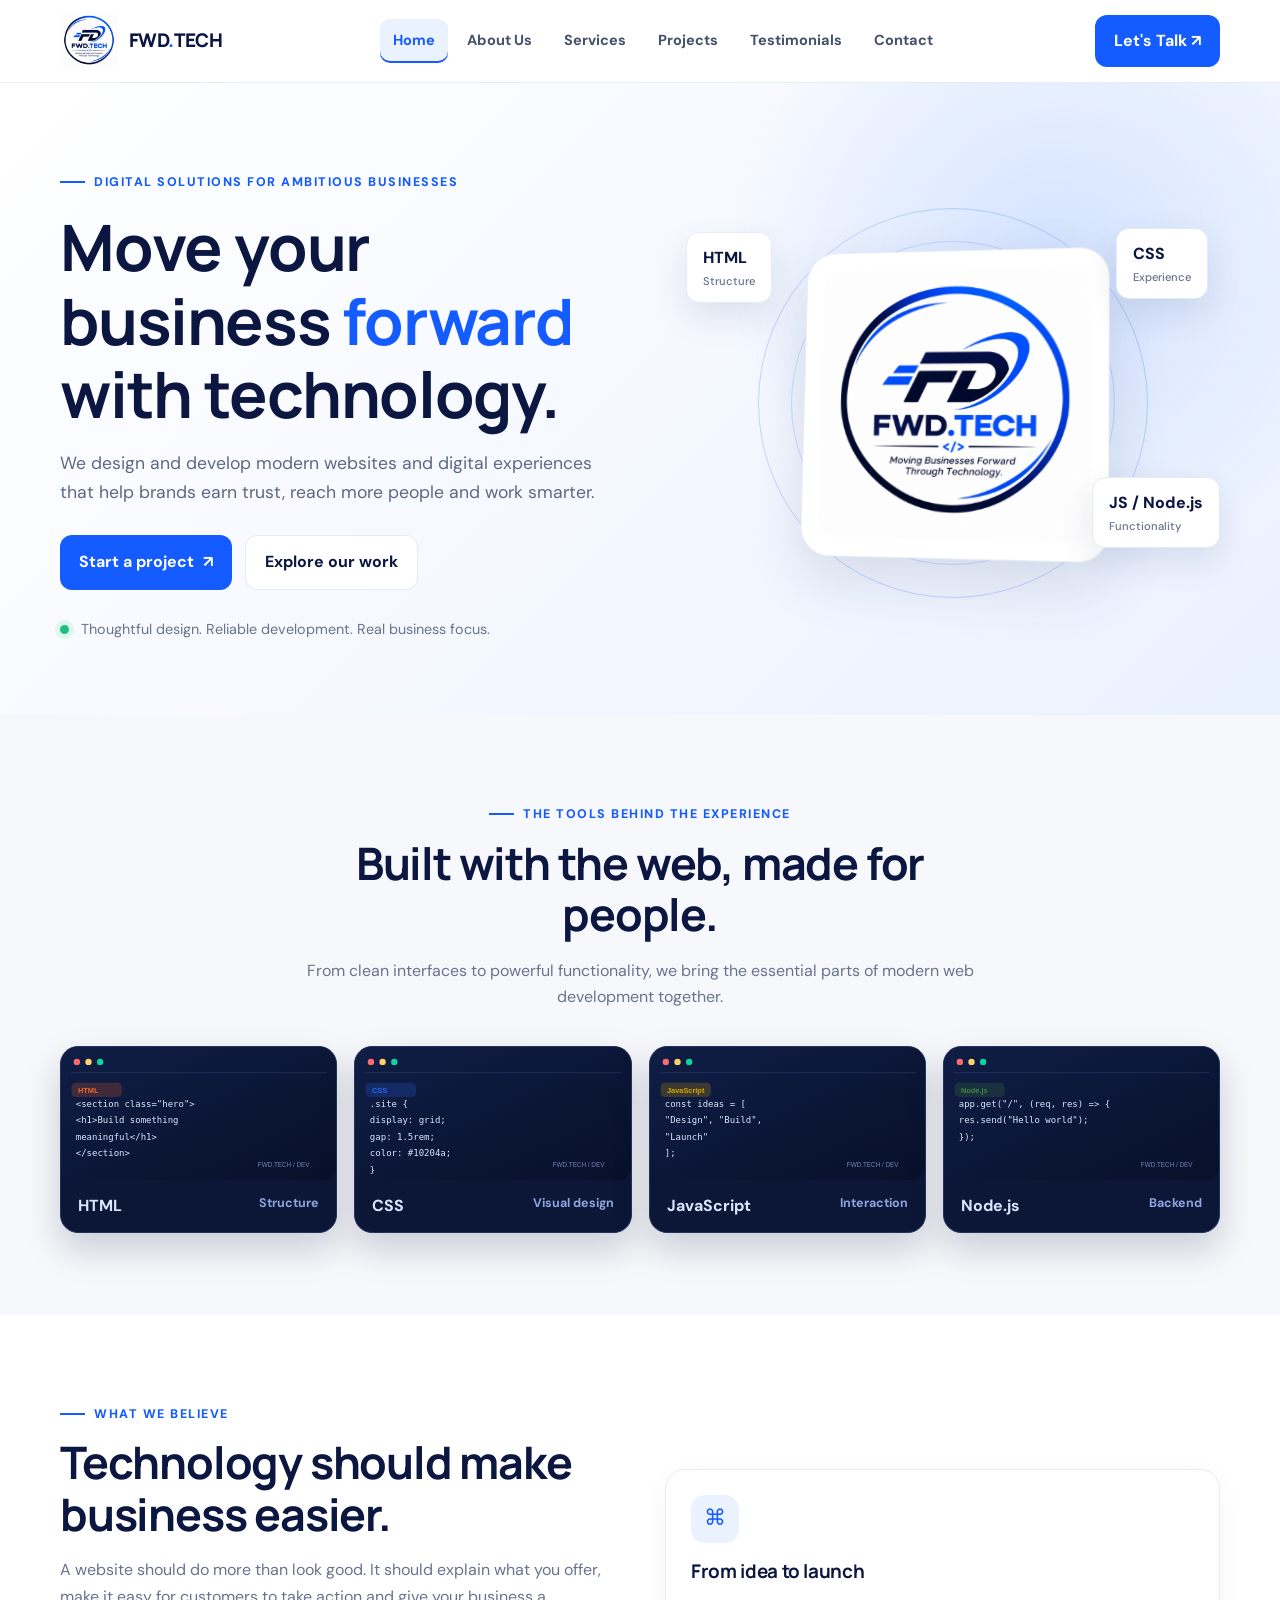
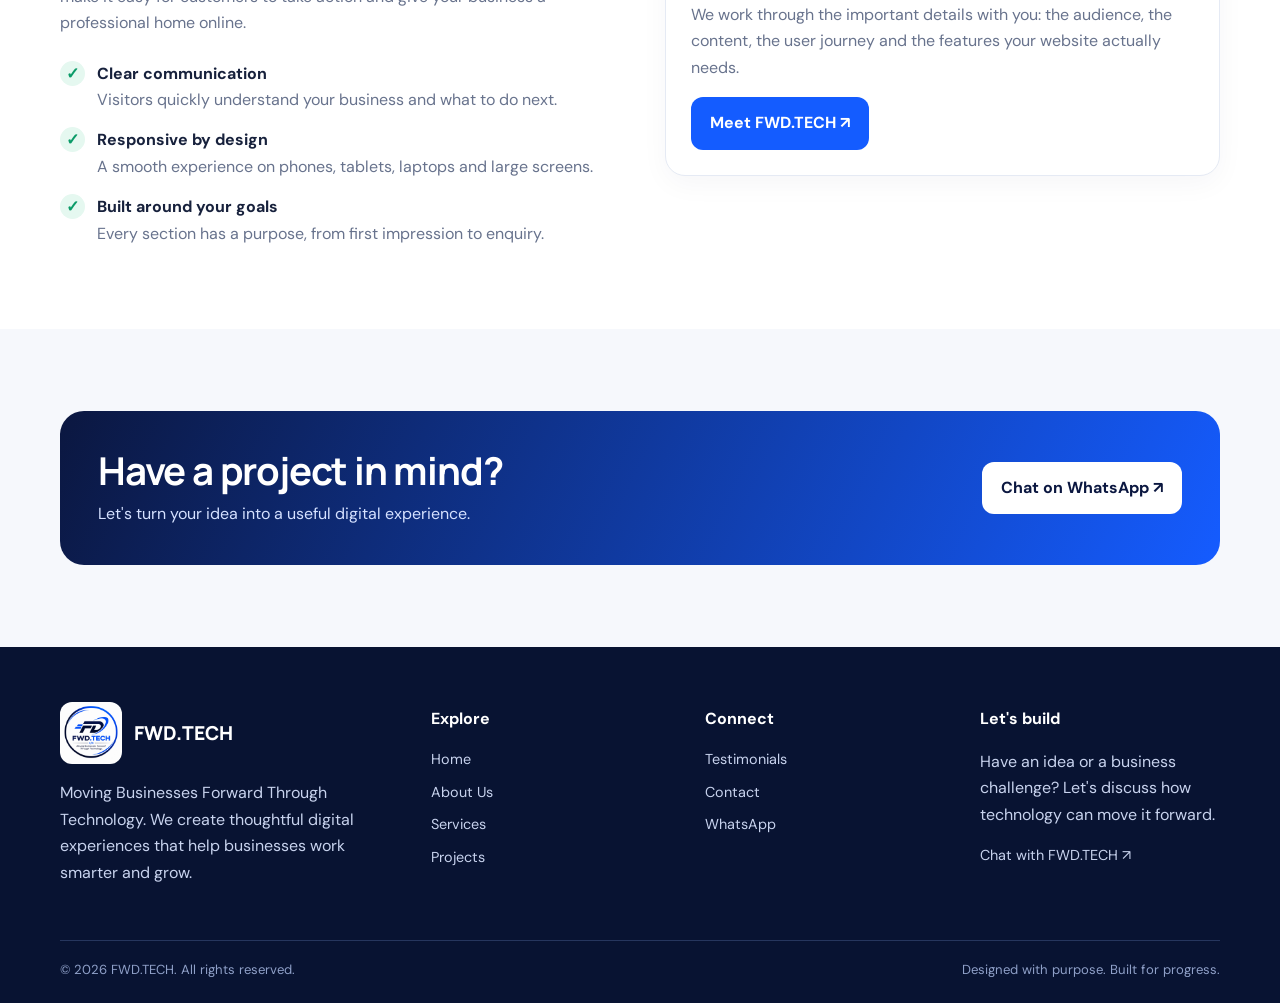
<file: index.html>
<!DOCTYPE html>
<html lang="en"><head><meta charset="UTF-8"><meta name="viewport" content="width=device-width, initial-scale=1.0">
<meta name="description" content="FWD.TECH builds modern websites and digital solutions for businesses."><meta name="theme-color" content="#0b1740"><title>Home | FWD.TECH</title>
<link rel="icon" href="assets/fwd-tech-logo.png"><link rel="stylesheet" href="styles.css"></head><body>

<header class="site-header">
  <div class="container nav-wrap">
    <a class="brand" href="index.html" aria-label="FWD.TECH home">
      <img src="assets/fwd-tech-logo.png" alt="FWD.TECH logo"><span>FWD<span style="color:#145cff">.</span>TECH</span>
    </a>
    <button class="menu-toggle" aria-label="Open navigation menu" aria-expanded="false">☰</button>
    <nav class="nav-links" aria-label="Main navigation">
      <a href="index.html">Home</a><a href="about.html">About Us</a><a href="services.html">Services</a>
      <a href="projects.html">Projects</a><a href="testimonials.html">Testimonials</a><a href="contact.html">Contact</a>
    </nav>
    <a class="nav-cta" href="https://wa.me/2347031863592" target="_blank" rel="noopener">Let's Talk ↗</a>
  </div>
</header>


<main>
<section class="hero"><div class="container hero-grid">
  <div class="reveal"><span class="eyebrow">Digital solutions for ambitious businesses</span>
    <h1>Move your business <span>forward</span> with technology.</h1>
    <p class="lead">We design and develop modern websites and digital experiences that help brands earn trust, reach more people and work smarter.</p>
    <div class="hero-actions"><a class="btn" href="contact.html">Start a project <span>↗</span></a><a class="btn secondary" href="projects.html">Explore our work</a></div>
    <div class="trust-line"><span class="trust-dot"></span> Thoughtful design. Reliable development. Real business focus.</div>
  </div>
  <div class="visual-stage reveal"><div class="orbit"></div>
    <div class="logo-panel"><img src="assets/fwd-tech-logo.png" alt="FWD.TECH brand logo"></div>
    <div class="float-chip chip-one">HTML <small>Structure</small></div><div class="float-chip chip-two">JS / Node.js <small>Functionality</small></div><div class="float-chip chip-three">CSS <small>Experience</small></div>
  </div>
</div></section>
<section class="section"><div class="container">
  <div class="section-head center reveal"><span class="eyebrow">The tools behind the experience</span><h2>Built with the web, made for people.</h2><p>From clean interfaces to powerful functionality, we bring the essential parts of modern web development together.</p></div>
  <div class="grid-4">
    <div class="code-card reveal"><img src="assets/html-code.svg" alt="HTML code editor illustration"><div class="code-caption">HTML <span>Structure</span></div></div>
    <div class="code-card reveal"><img src="assets/css-code.svg" alt="CSS code editor illustration"><div class="code-caption">CSS <span>Visual design</span></div></div>
    <div class="code-card reveal"><img src="assets/javascript-code.svg" alt="JavaScript code editor illustration"><div class="code-caption">JavaScript <span>Interaction</span></div></div>
    <div class="code-card reveal"><img src="assets/node-code.svg" alt="Node.js code editor illustration"><div class="code-caption">Node.js <span>Backend</span></div></div>
  </div>
</div></section>
<section class="section white"><div class="container split">
  <div class="reveal"><span class="eyebrow">What we believe</span><h2>Technology should make business easier.</h2><p class="muted">A website should do more than look good. It should explain what you offer, make it easy for customers to take action and give your business a professional home online.</p>
    <div class="feature-list"><div class="feature"><span class="check">✓</span><div><b>Clear communication</b><div class="muted">Visitors quickly understand your business and what to do next.</div></div></div>
    <div class="feature"><span class="check">✓</span><div><b>Responsive by design</b><div class="muted">A smooth experience on phones, tablets, laptops and large screens.</div></div></div>
    <div class="feature"><span class="check">✓</span><div><b>Built around your goals</b><div class="muted">Every section has a purpose, from first impression to enquiry.</div></div></div></div>
  </div>
  <div class="card reveal"><div class="icon-box">⌘</div><h3>From idea to launch</h3><p class="muted">We work through the important details with you: the audience, the content, the user journey and the features your website actually needs.</p><a class="btn" href="about.html">Meet FWD.TECH ↗</a></div>
</div></section>
<section class="section"><div class="container"><div class="cta-band reveal"><div><h2>Have a project in mind?</h2><p>Let's turn your idea into a useful digital experience.</p></div><a class="btn" href="https://wa.me/2347031863592" target="_blank" rel="noopener">Chat on WhatsApp ↗</a></div></div></section>
</main>


<footer class="site-footer">
  <div class="container">
    <div class="footer-grid">
      <div><div class="footer-brand"><img src="assets/fwd-tech-logo.png" alt="FWD.TECH logo"><span>FWD.TECH</span></div>
        <p>Moving Businesses Forward Through Technology. We create thoughtful digital experiences that help businesses work smarter and grow.</p></div>
      <div><h4>Explore</h4><a href="index.html">Home</a><a href="about.html">About Us</a><a href="services.html">Services</a><a href="projects.html">Projects</a></div>
      <div><h4>Connect</h4><a href="testimonials.html">Testimonials</a><a href="contact.html">Contact</a><a href="https://wa.me/2347031863592" target="_blank" rel="noopener">WhatsApp</a></div>
      <div><h4>Let's build</h4><p>Have an idea or a business challenge? Let's discuss how technology can move it forward.</p><a href="https://wa.me/2347031863592" target="_blank" rel="noopener">Chat with FWD.TECH ↗</a></div>
    </div>
    <div class="footer-bottom"><span>© <span id="year"></span> FWD.TECH. All rights reserved.</span><span>Designed with purpose. Built for progress.</span></div>
  </div>
</footer>
<script src="script.js"></script>

</body></html>
</file>
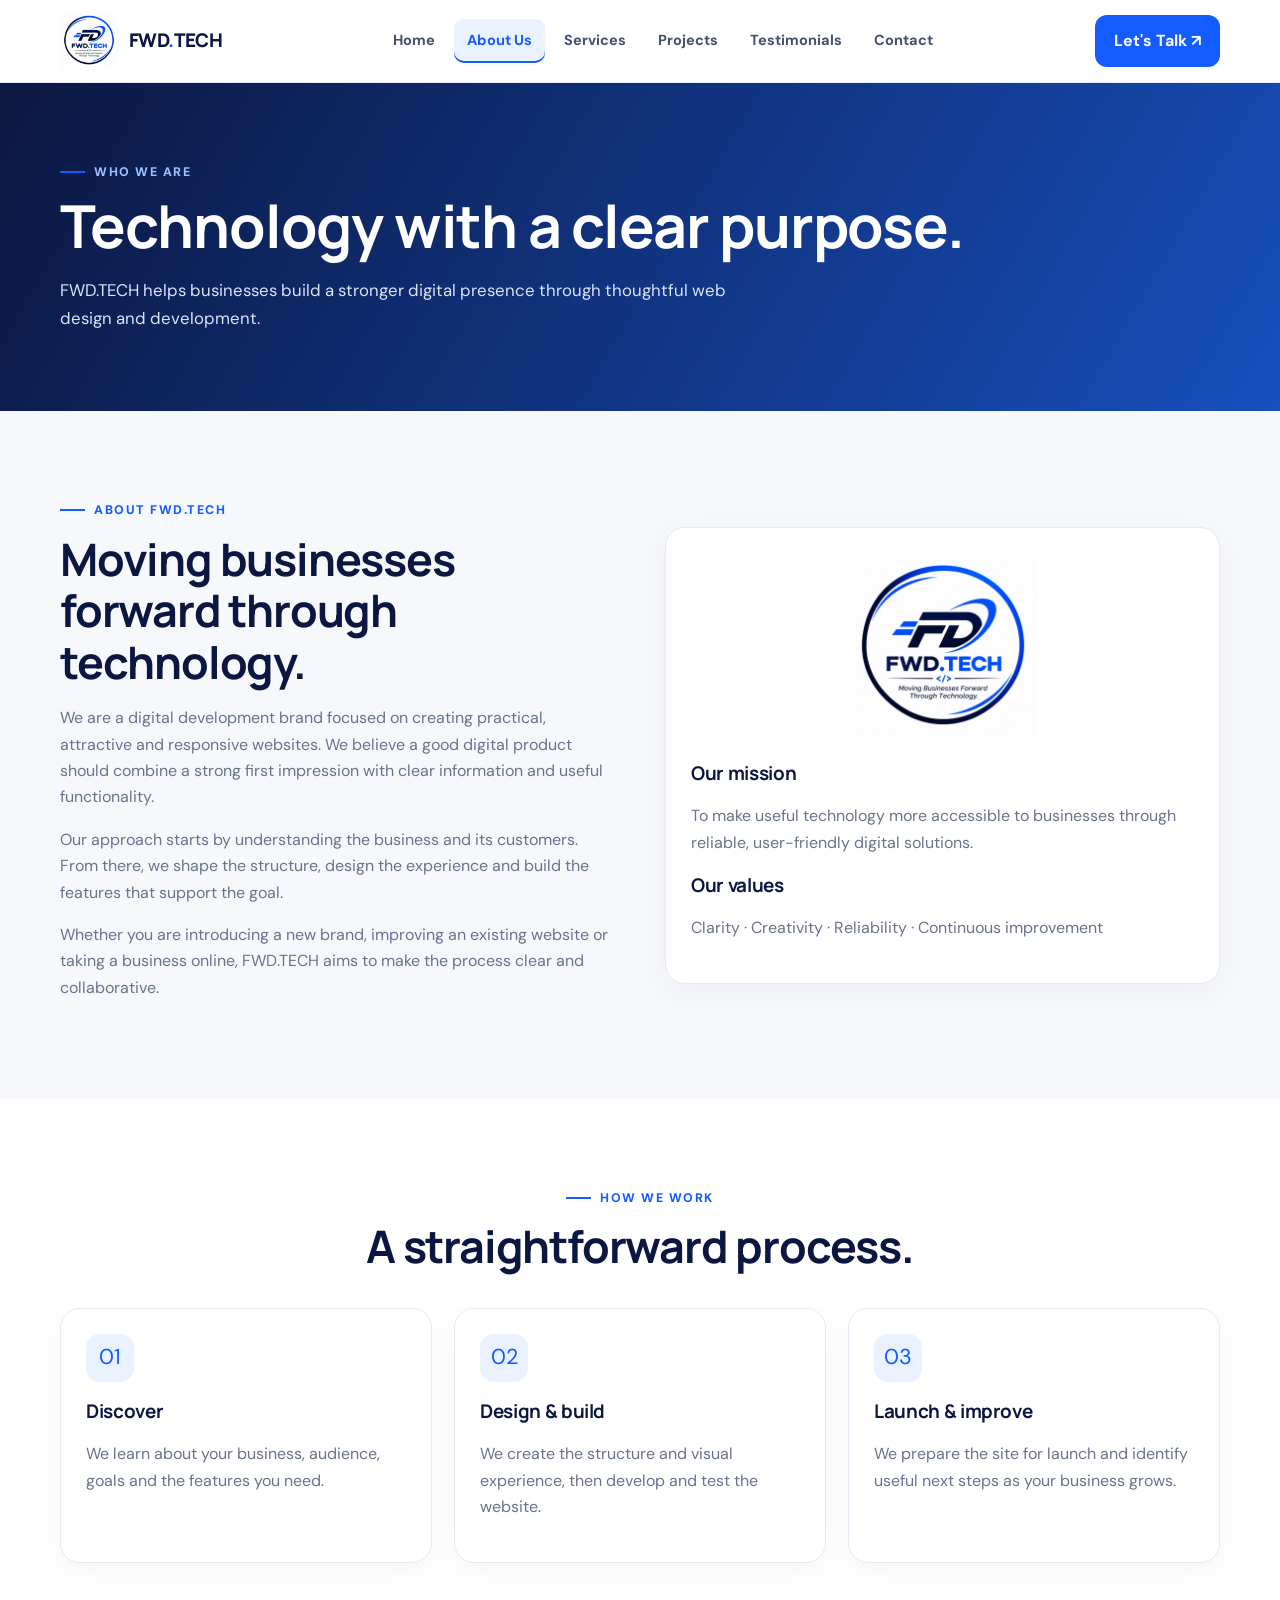
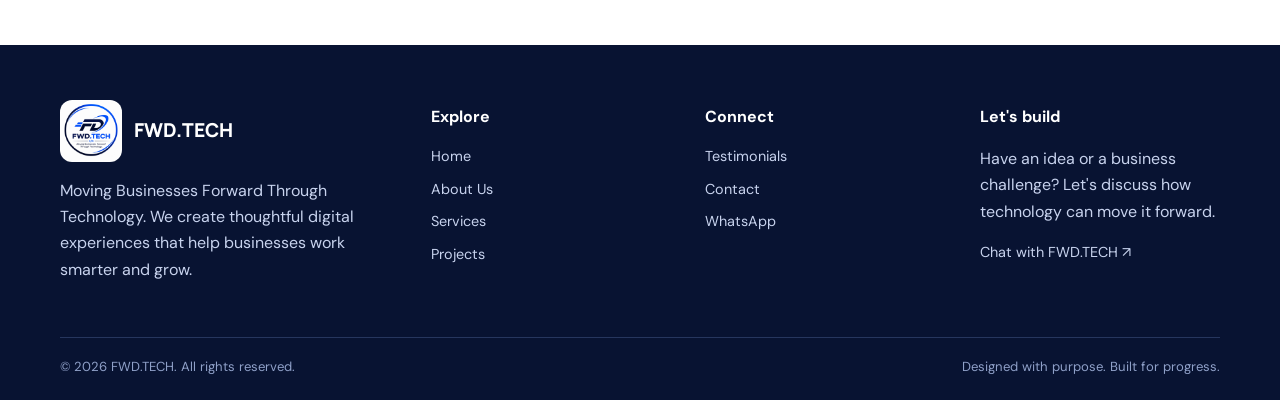
<file: about.html>
<!DOCTYPE html>
<html lang="en"><head><meta charset="UTF-8"><meta name="viewport" content="width=device-width, initial-scale=1.0">
<meta name="description" content="FWD.TECH builds modern websites and digital solutions for businesses."><meta name="theme-color" content="#0b1740"><title>About Us | FWD.TECH</title>
<link rel="icon" href="assets/fwd-tech-logo.png"><link rel="stylesheet" href="styles.css"></head><body>

<header class="site-header">
  <div class="container nav-wrap">
    <a class="brand" href="index.html" aria-label="FWD.TECH home">
      <img src="assets/fwd-tech-logo.png" alt="FWD.TECH logo"><span>FWD<span style="color:#145cff">.</span>TECH</span>
    </a>
    <button class="menu-toggle" aria-label="Open navigation menu" aria-expanded="false">☰</button>
    <nav class="nav-links" aria-label="Main navigation">
      <a href="index.html">Home</a><a href="about.html">About Us</a><a href="services.html">Services</a>
      <a href="projects.html">Projects</a><a href="testimonials.html">Testimonials</a><a href="contact.html">Contact</a>
    </nav>
    <a class="nav-cta" href="https://wa.me/2347031863592" target="_blank" rel="noopener">Let's Talk ↗</a>
  </div>
</header>


<main><section class="page-hero"><div class="container"><span class="eyebrow">Who we are</span><h1>Technology with a clear purpose.</h1><p>FWD.TECH helps businesses build a stronger digital presence through thoughtful web design and development.</p></div></section>
<section class="section"><div class="container split"><div class="reveal"><span class="eyebrow">About FWD.TECH</span><h2>Moving businesses forward through technology.</h2><p class="muted">We are a digital development brand focused on creating practical, attractive and responsive websites. We believe a good digital product should combine a strong first impression with clear information and useful functionality.</p><p class="muted">Our approach starts by understanding the business and its customers. From there, we shape the structure, design the experience and build the features that support the goal.</p><p class="muted">Whether you are introducing a new brand, improving an existing website or taking a business online, FWD.TECH aims to make the process clear and collaborative.</p></div>
<div class="card reveal"><img src="assets/fwd-tech-logo.png" alt="FWD.TECH logo" style="width:190px;margin:0 auto 20px"><h3>Our mission</h3><p class="muted">To make useful technology more accessible to businesses through reliable, user-friendly digital solutions.</p><h3>Our values</h3><p class="muted">Clarity · Creativity · Reliability · Continuous improvement</p></div></div></section>
<section class="section white"><div class="container"><div class="section-head center"><span class="eyebrow">How we work</span><h2>A straightforward process.</h2></div><div class="grid-3">
<div class="card reveal"><div class="icon-box">01</div><h3>Discover</h3><p class="muted">We learn about your business, audience, goals and the features you need.</p></div>
<div class="card reveal"><div class="icon-box">02</div><h3>Design & build</h3><p class="muted">We create the structure and visual experience, then develop and test the website.</p></div>
<div class="card reveal"><div class="icon-box">03</div><h3>Launch & improve</h3><p class="muted">We prepare the site for launch and identify useful next steps as your business grows.</p></div>
</div></div></section></main>


<footer class="site-footer">
  <div class="container">
    <div class="footer-grid">
      <div><div class="footer-brand"><img src="assets/fwd-tech-logo.png" alt="FWD.TECH logo"><span>FWD.TECH</span></div>
        <p>Moving Businesses Forward Through Technology. We create thoughtful digital experiences that help businesses work smarter and grow.</p></div>
      <div><h4>Explore</h4><a href="index.html">Home</a><a href="about.html">About Us</a><a href="services.html">Services</a><a href="projects.html">Projects</a></div>
      <div><h4>Connect</h4><a href="testimonials.html">Testimonials</a><a href="contact.html">Contact</a><a href="https://wa.me/2347031863592" target="_blank" rel="noopener">WhatsApp</a></div>
      <div><h4>Let's build</h4><p>Have an idea or a business challenge? Let's discuss how technology can move it forward.</p><a href="https://wa.me/2347031863592" target="_blank" rel="noopener">Chat with FWD.TECH ↗</a></div>
    </div>
    <div class="footer-bottom"><span>© <span id="year"></span> FWD.TECH. All rights reserved.</span><span>Designed with purpose. Built for progress.</span></div>
  </div>
</footer>
<script src="script.js"></script>

</body></html>
</file>
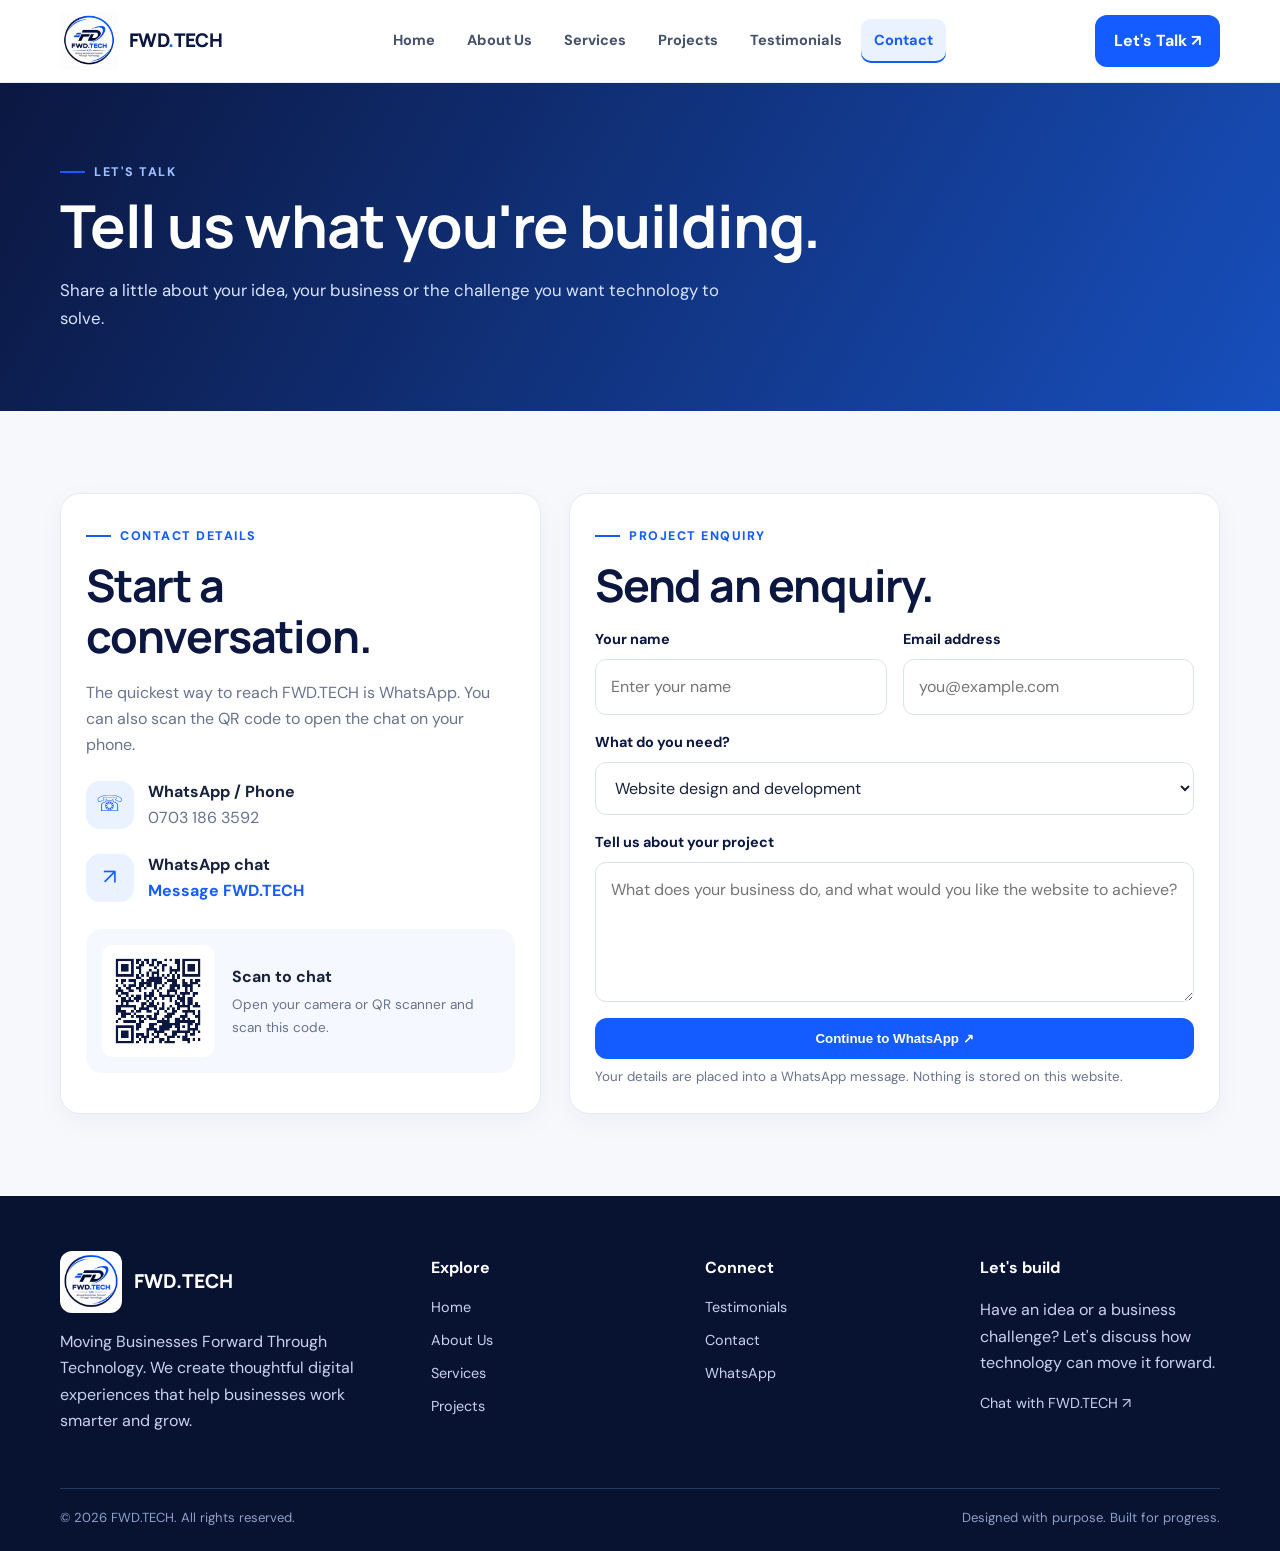
<file: contact.html>
<!DOCTYPE html>
<html lang="en"><head><meta charset="UTF-8"><meta name="viewport" content="width=device-width, initial-scale=1.0">
<meta name="description" content="FWD.TECH builds modern websites and digital solutions for businesses."><meta name="theme-color" content="#0b1740"><title>Contact | FWD.TECH</title>
<link rel="icon" href="assets/fwd-tech-logo.png"><link rel="stylesheet" href="styles.css"></head><body>

<header class="site-header">
  <div class="container nav-wrap">
    <a class="brand" href="index.html" aria-label="FWD.TECH home">
      <img src="assets/fwd-tech-logo.png" alt="FWD.TECH logo"><span>FWD<span style="color:#145cff">.</span>TECH</span>
    </a>
    <button class="menu-toggle" aria-label="Open navigation menu" aria-expanded="false">☰</button>
    <nav class="nav-links" aria-label="Main navigation">
      <a href="index.html">Home</a><a href="about.html">About Us</a><a href="services.html">Services</a>
      <a href="projects.html">Projects</a><a href="testimonials.html">Testimonials</a><a href="contact.html">Contact</a>
    </nav>
    <a class="nav-cta" href="https://wa.me/2347031863592" target="_blank" rel="noopener">Let's Talk ↗</a>
  </div>
</header>


<main><section class="page-hero"><div class="container"><span class="eyebrow">Let's talk</span><h1>Tell us what you're building.</h1><p>Share a little about your idea, your business or the challenge you want technology to solve.</p></div></section>
<section class="section"><div class="container contact-layout">
<div class="card reveal"><span class="eyebrow">Contact details</span><h2>Start a conversation.</h2><p class="muted">The quickest way to reach FWD.TECH is WhatsApp. You can also scan the QR code to open the chat on your phone.</p>
<div class="contact-item"><div class="icon-box">☏</div><div><b>WhatsApp / Phone</b><div class="muted">0703 186 3592</div></div></div>
<div class="contact-item"><div class="icon-box">↗</div><div><b>WhatsApp chat</b><div><a style="color:#145cff;font-weight:700" href="https://wa.me/2347031863592" target="_blank" rel="noopener">Message FWD.TECH</a></div></div></div>
<div class="qr-wrap"><img src="assets/whatsapp-qr.png" alt="QR code to open FWD.TECH WhatsApp chat"><div><b>Scan to chat</b><p class="muted" style="margin:4px 0 0;font-size:.85rem">Open your camera or QR scanner and scan this code.</p></div></div>
</div>
<div class="card reveal"><span class="eyebrow">Project enquiry</span><h2>Send an enquiry.</h2><form id="contact-form">
<div class="form-grid">
<div class="field"><label for="name">Your name</label><input id="name" name="name" type="text" placeholder="Enter your name" required></div>
<div class="field"><label for="email">Email address</label><input id="email" name="email" type="email" placeholder="you@example.com" required></div>
<div class="field full"><label for="service">What do you need?</label><select id="service" name="service"><option>Website design and development</option><option>E-commerce website</option><option>Web application</option><option>Landing page</option><option>Website maintenance</option><option>Other / Not sure yet</option></select></div>
<div class="field full"><label for="message">Tell us about your project</label><textarea id="message" name="message" placeholder="What does your business do, and what would you like the website to achieve?" required></textarea></div>
<div class="field full"><button class="btn" type="submit">Continue to WhatsApp ↗</button><div id="form-notice" class="notice" role="status"></div><small class="muted">Your details are placed into a WhatsApp message. Nothing is stored on this website.</small></div>
</div></form></div>
</div></section></main>


<footer class="site-footer">
  <div class="container">
    <div class="footer-grid">
      <div><div class="footer-brand"><img src="assets/fwd-tech-logo.png" alt="FWD.TECH logo"><span>FWD.TECH</span></div>
        <p>Moving Businesses Forward Through Technology. We create thoughtful digital experiences that help businesses work smarter and grow.</p></div>
      <div><h4>Explore</h4><a href="index.html">Home</a><a href="about.html">About Us</a><a href="services.html">Services</a><a href="projects.html">Projects</a></div>
      <div><h4>Connect</h4><a href="testimonials.html">Testimonials</a><a href="contact.html">Contact</a><a href="https://wa.me/2347031863592" target="_blank" rel="noopener">WhatsApp</a></div>
      <div><h4>Let's build</h4><p>Have an idea or a business challenge? Let's discuss how technology can move it forward.</p><a href="https://wa.me/2347031863592" target="_blank" rel="noopener">Chat with FWD.TECH ↗</a></div>
    </div>
    <div class="footer-bottom"><span>© <span id="year"></span> FWD.TECH. All rights reserved.</span><span>Designed with purpose. Built for progress.</span></div>
  </div>
</footer>
<script src="script.js"></script>

</body></html>
</file>
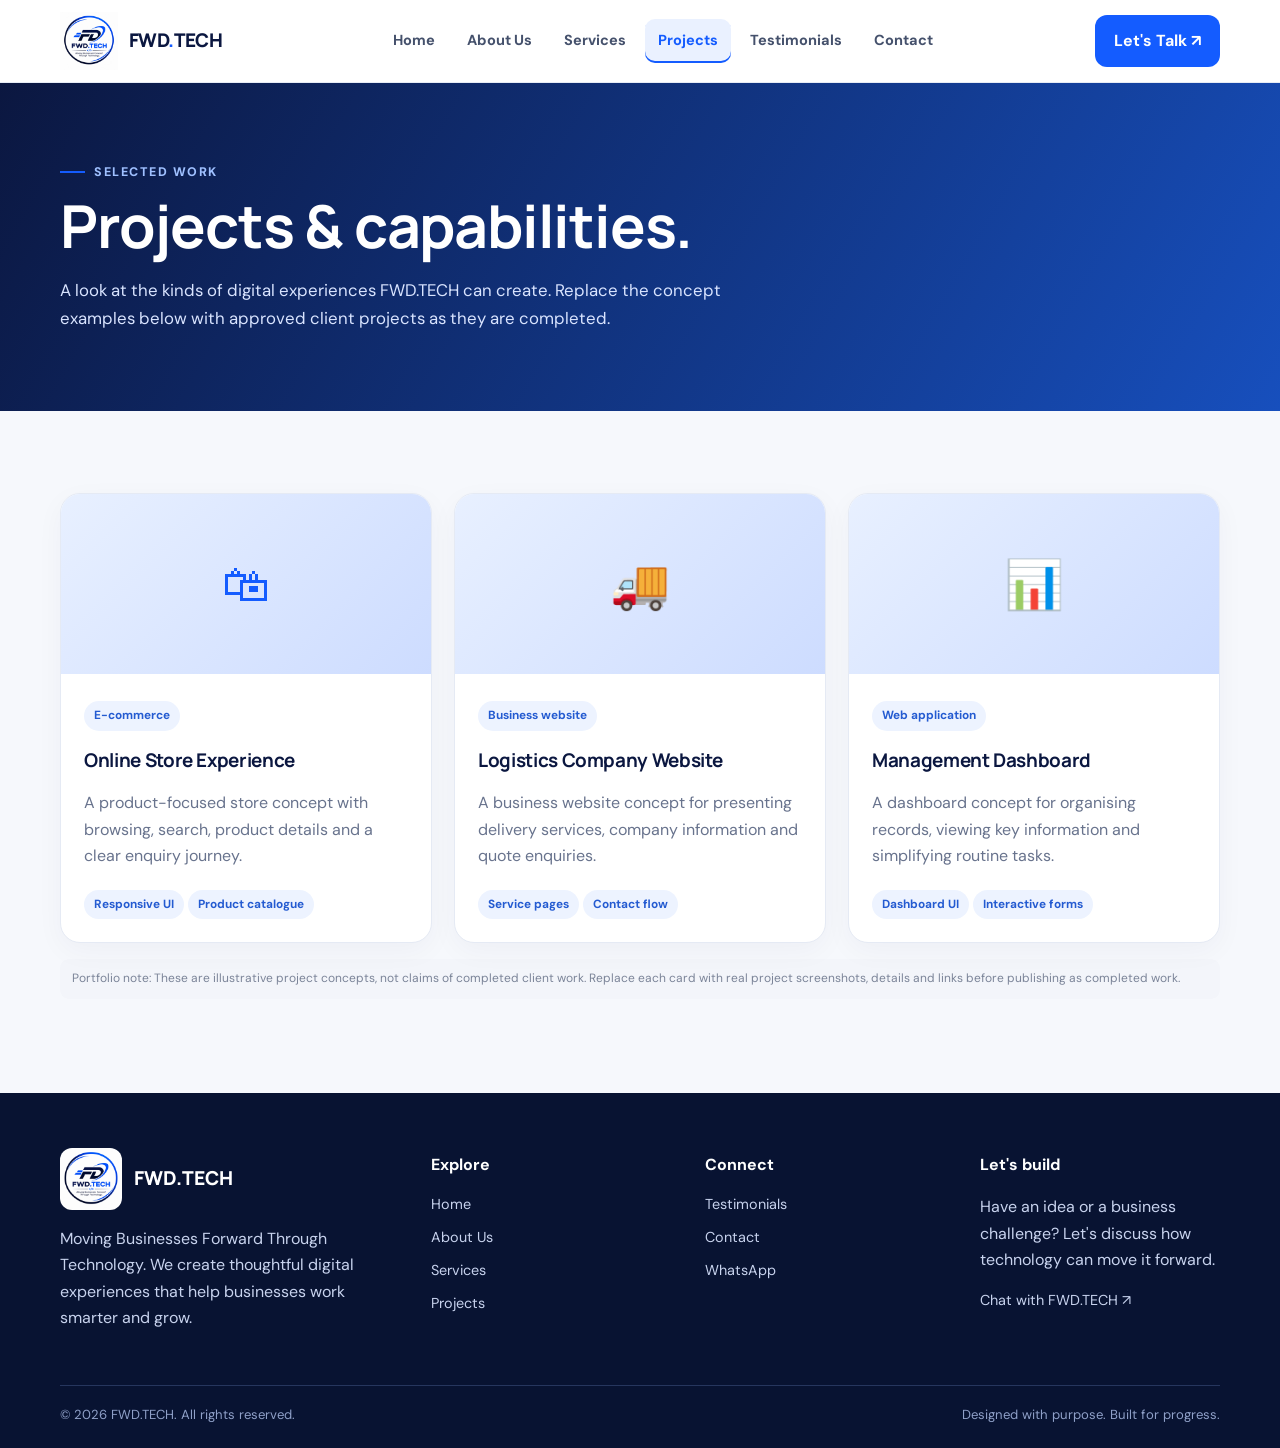
<file: projects.html>
<!DOCTYPE html>
<html lang="en"><head><meta charset="UTF-8"><meta name="viewport" content="width=device-width, initial-scale=1.0">
<meta name="description" content="FWD.TECH builds modern websites and digital solutions for businesses."><meta name="theme-color" content="#0b1740"><title>Projects | FWD.TECH</title>
<link rel="icon" href="assets/fwd-tech-logo.png"><link rel="stylesheet" href="styles.css"></head><body>

<header class="site-header">
  <div class="container nav-wrap">
    <a class="brand" href="index.html" aria-label="FWD.TECH home">
      <img src="assets/fwd-tech-logo.png" alt="FWD.TECH logo"><span>FWD<span style="color:#145cff">.</span>TECH</span>
    </a>
    <button class="menu-toggle" aria-label="Open navigation menu" aria-expanded="false">☰</button>
    <nav class="nav-links" aria-label="Main navigation">
      <a href="index.html">Home</a><a href="about.html">About Us</a><a href="services.html">Services</a>
      <a href="projects.html">Projects</a><a href="testimonials.html">Testimonials</a><a href="contact.html">Contact</a>
    </nav>
    <a class="nav-cta" href="https://wa.me/2347031863592" target="_blank" rel="noopener">Let's Talk ↗</a>
  </div>
</header>


<main><section class="page-hero"><div class="container"><span class="eyebrow">Selected work</span><h1>Projects & capabilities.</h1><p>A look at the kinds of digital experiences FWD.TECH can create. Replace the concept examples below with approved client projects as they are completed.</p></div></section>
<section class="section"><div class="container"><div class="grid-3">
<div class="card project-card reveal"><div class="project-art">🛍</div><div class="project-content"><span class="tag">E-commerce</span><h3>Online Store Experience</h3><p class="muted">A product-focused store concept with browsing, search, product details and a clear enquiry journey.</p><span class="tag">Responsive UI</span><span class="tag">Product catalogue</span></div></div>
<div class="card project-card reveal"><div class="project-art">🚚</div><div class="project-content"><span class="tag">Business website</span><h3>Logistics Company Website</h3><p class="muted">A business website concept for presenting delivery services, company information and quote enquiries.</p><span class="tag">Service pages</span><span class="tag">Contact flow</span></div></div>
<div class="card project-card reveal"><div class="project-art">📊</div><div class="project-content"><span class="tag">Web application</span><h3>Management Dashboard</h3><p class="muted">A dashboard concept for organising records, viewing key information and simplifying routine tasks.</p><span class="tag">Dashboard UI</span><span class="tag">Interactive forms</span></div></div>
</div><p class="sample-note">Portfolio note: These are illustrative project concepts, not claims of completed client work. Replace each card with real project screenshots, details and links before publishing as completed work.</p></div></section></main>


<footer class="site-footer">
  <div class="container">
    <div class="footer-grid">
      <div><div class="footer-brand"><img src="assets/fwd-tech-logo.png" alt="FWD.TECH logo"><span>FWD.TECH</span></div>
        <p>Moving Businesses Forward Through Technology. We create thoughtful digital experiences that help businesses work smarter and grow.</p></div>
      <div><h4>Explore</h4><a href="index.html">Home</a><a href="about.html">About Us</a><a href="services.html">Services</a><a href="projects.html">Projects</a></div>
      <div><h4>Connect</h4><a href="testimonials.html">Testimonials</a><a href="contact.html">Contact</a><a href="https://wa.me/2347031863592" target="_blank" rel="noopener">WhatsApp</a></div>
      <div><h4>Let's build</h4><p>Have an idea or a business challenge? Let's discuss how technology can move it forward.</p><a href="https://wa.me/2347031863592" target="_blank" rel="noopener">Chat with FWD.TECH ↗</a></div>
    </div>
    <div class="footer-bottom"><span>© <span id="year"></span> FWD.TECH. All rights reserved.</span><span>Designed with purpose. Built for progress.</span></div>
  </div>
</footer>
<script src="script.js"></script>

</body></html>
</file>
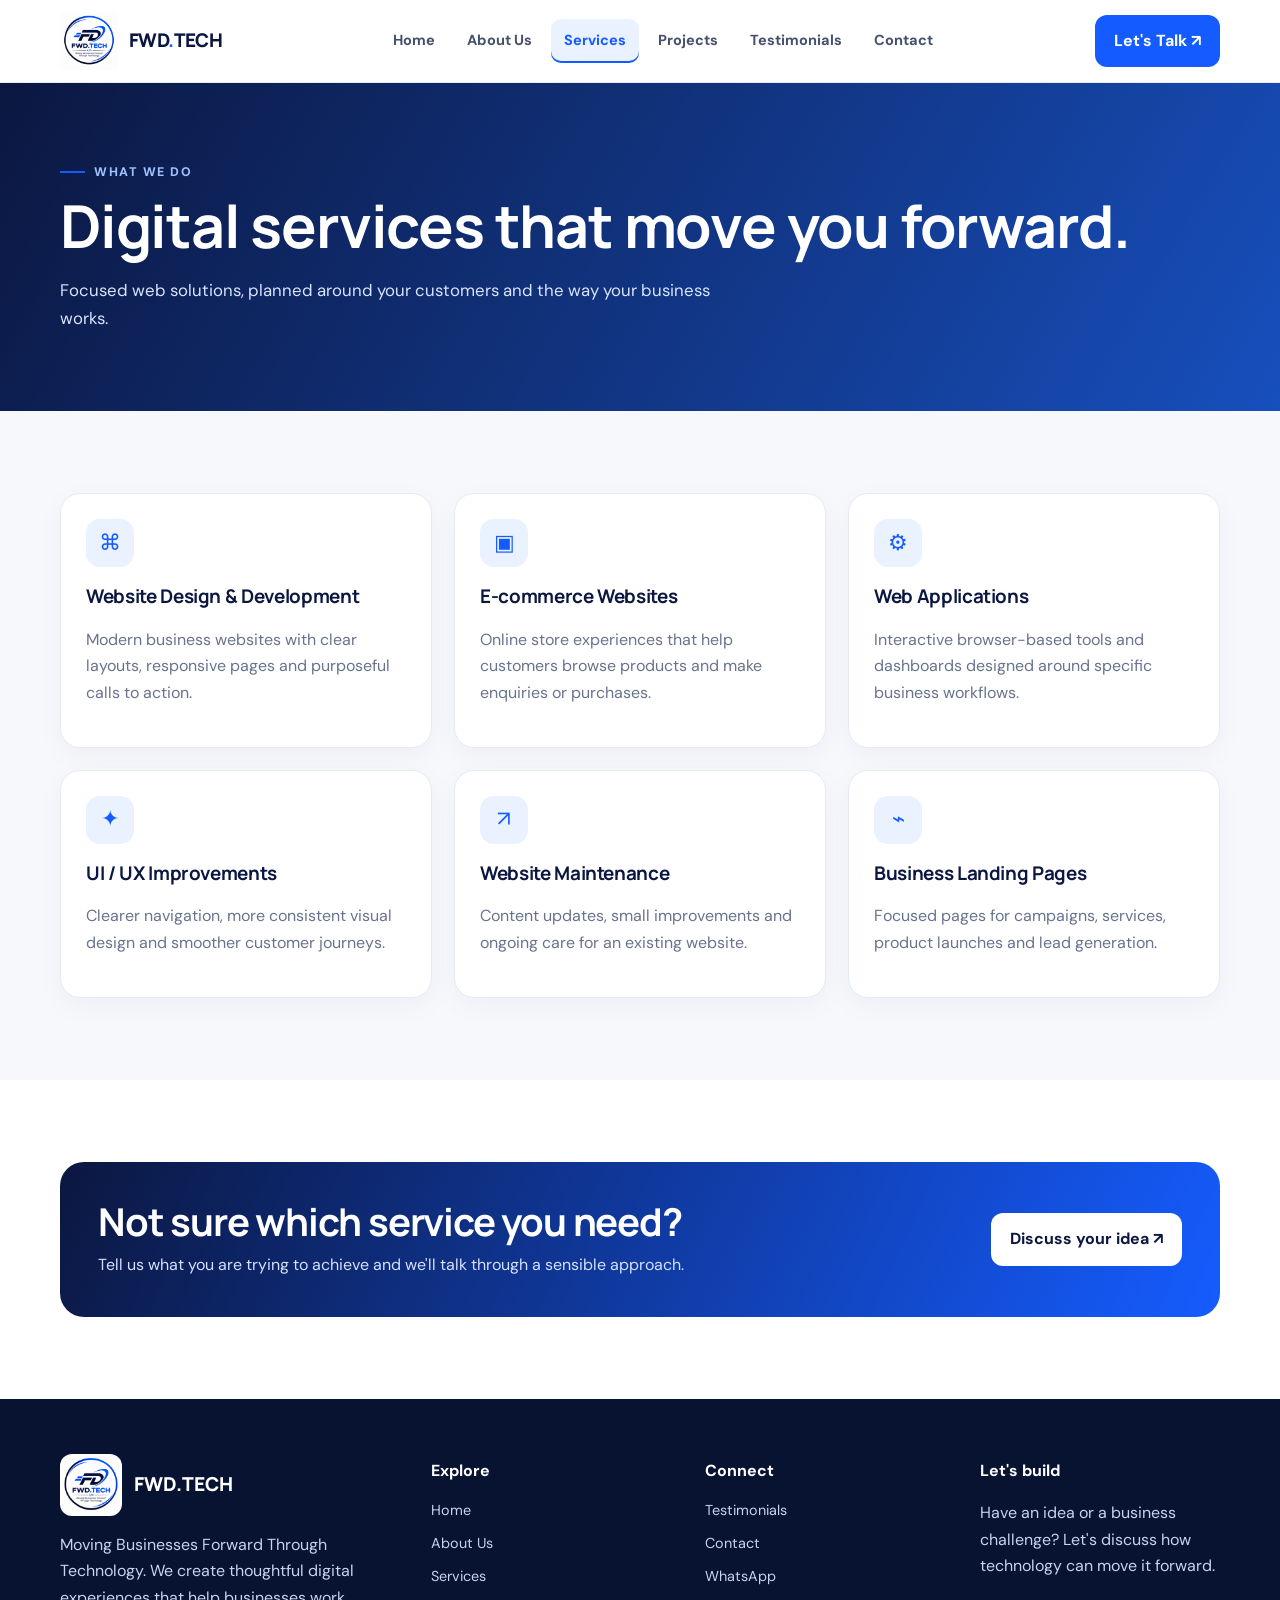
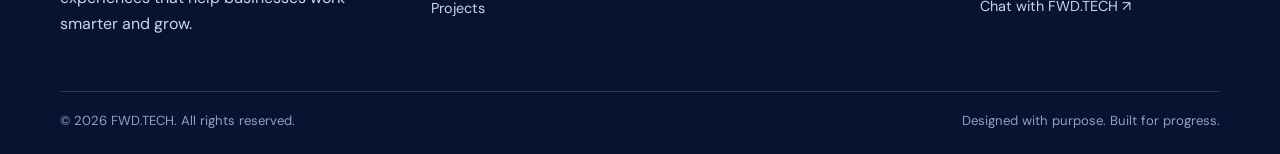
<file: services.html>
<!DOCTYPE html>
<html lang="en"><head><meta charset="UTF-8"><meta name="viewport" content="width=device-width, initial-scale=1.0">
<meta name="description" content="FWD.TECH builds modern websites and digital solutions for businesses."><meta name="theme-color" content="#0b1740"><title>Services | FWD.TECH</title>
<link rel="icon" href="assets/fwd-tech-logo.png"><link rel="stylesheet" href="styles.css"></head><body>

<header class="site-header">
  <div class="container nav-wrap">
    <a class="brand" href="index.html" aria-label="FWD.TECH home">
      <img src="assets/fwd-tech-logo.png" alt="FWD.TECH logo"><span>FWD<span style="color:#145cff">.</span>TECH</span>
    </a>
    <button class="menu-toggle" aria-label="Open navigation menu" aria-expanded="false">☰</button>
    <nav class="nav-links" aria-label="Main navigation">
      <a href="index.html">Home</a><a href="about.html">About Us</a><a href="services.html">Services</a>
      <a href="projects.html">Projects</a><a href="testimonials.html">Testimonials</a><a href="contact.html">Contact</a>
    </nav>
    <a class="nav-cta" href="https://wa.me/2347031863592" target="_blank" rel="noopener">Let's Talk ↗</a>
  </div>
</header>


<main><section class="page-hero"><div class="container"><span class="eyebrow">What we do</span><h1>Digital services that move you forward.</h1><p>Focused web solutions, planned around your customers and the way your business works.</p></div></section>
<section class="section"><div class="container"><div class="grid-3">
<div class="card reveal"><div class="icon-box">⌘</div><h3>Website Design & Development</h3><p class="muted">Modern business websites with clear layouts, responsive pages and purposeful calls to action.</p></div>
<div class="card reveal"><div class="icon-box">▣</div><h3>E-commerce Websites</h3><p class="muted">Online store experiences that help customers browse products and make enquiries or purchases.</p></div>
<div class="card reveal"><div class="icon-box">⚙</div><h3>Web Applications</h3><p class="muted">Interactive browser-based tools and dashboards designed around specific business workflows.</p></div>
<div class="card reveal"><div class="icon-box">✦</div><h3>UI / UX Improvements</h3><p class="muted">Clearer navigation, more consistent visual design and smoother customer journeys.</p></div>
<div class="card reveal"><div class="icon-box">↗</div><h3>Website Maintenance</h3><p class="muted">Content updates, small improvements and ongoing care for an existing website.</p></div>
<div class="card reveal"><div class="icon-box">⌁</div><h3>Business Landing Pages</h3><p class="muted">Focused pages for campaigns, services, product launches and lead generation.</p></div>
</div></div></section>
<section class="section white"><div class="container"><div class="cta-band reveal"><div><h2>Not sure which service you need?</h2><p>Tell us what you are trying to achieve and we'll talk through a sensible approach.</p></div><a class="btn" href="contact.html">Discuss your idea ↗</a></div></div></section></main>


<footer class="site-footer">
  <div class="container">
    <div class="footer-grid">
      <div><div class="footer-brand"><img src="assets/fwd-tech-logo.png" alt="FWD.TECH logo"><span>FWD.TECH</span></div>
        <p>Moving Businesses Forward Through Technology. We create thoughtful digital experiences that help businesses work smarter and grow.</p></div>
      <div><h4>Explore</h4><a href="index.html">Home</a><a href="about.html">About Us</a><a href="services.html">Services</a><a href="projects.html">Projects</a></div>
      <div><h4>Connect</h4><a href="testimonials.html">Testimonials</a><a href="contact.html">Contact</a><a href="https://wa.me/2347031863592" target="_blank" rel="noopener">WhatsApp</a></div>
      <div><h4>Let's build</h4><p>Have an idea or a business challenge? Let's discuss how technology can move it forward.</p><a href="https://wa.me/2347031863592" target="_blank" rel="noopener">Chat with FWD.TECH ↗</a></div>
    </div>
    <div class="footer-bottom"><span>© <span id="year"></span> FWD.TECH. All rights reserved.</span><span>Designed with purpose. Built for progress.</span></div>
  </div>
</footer>
<script src="script.js"></script>

</body></html>
</file>
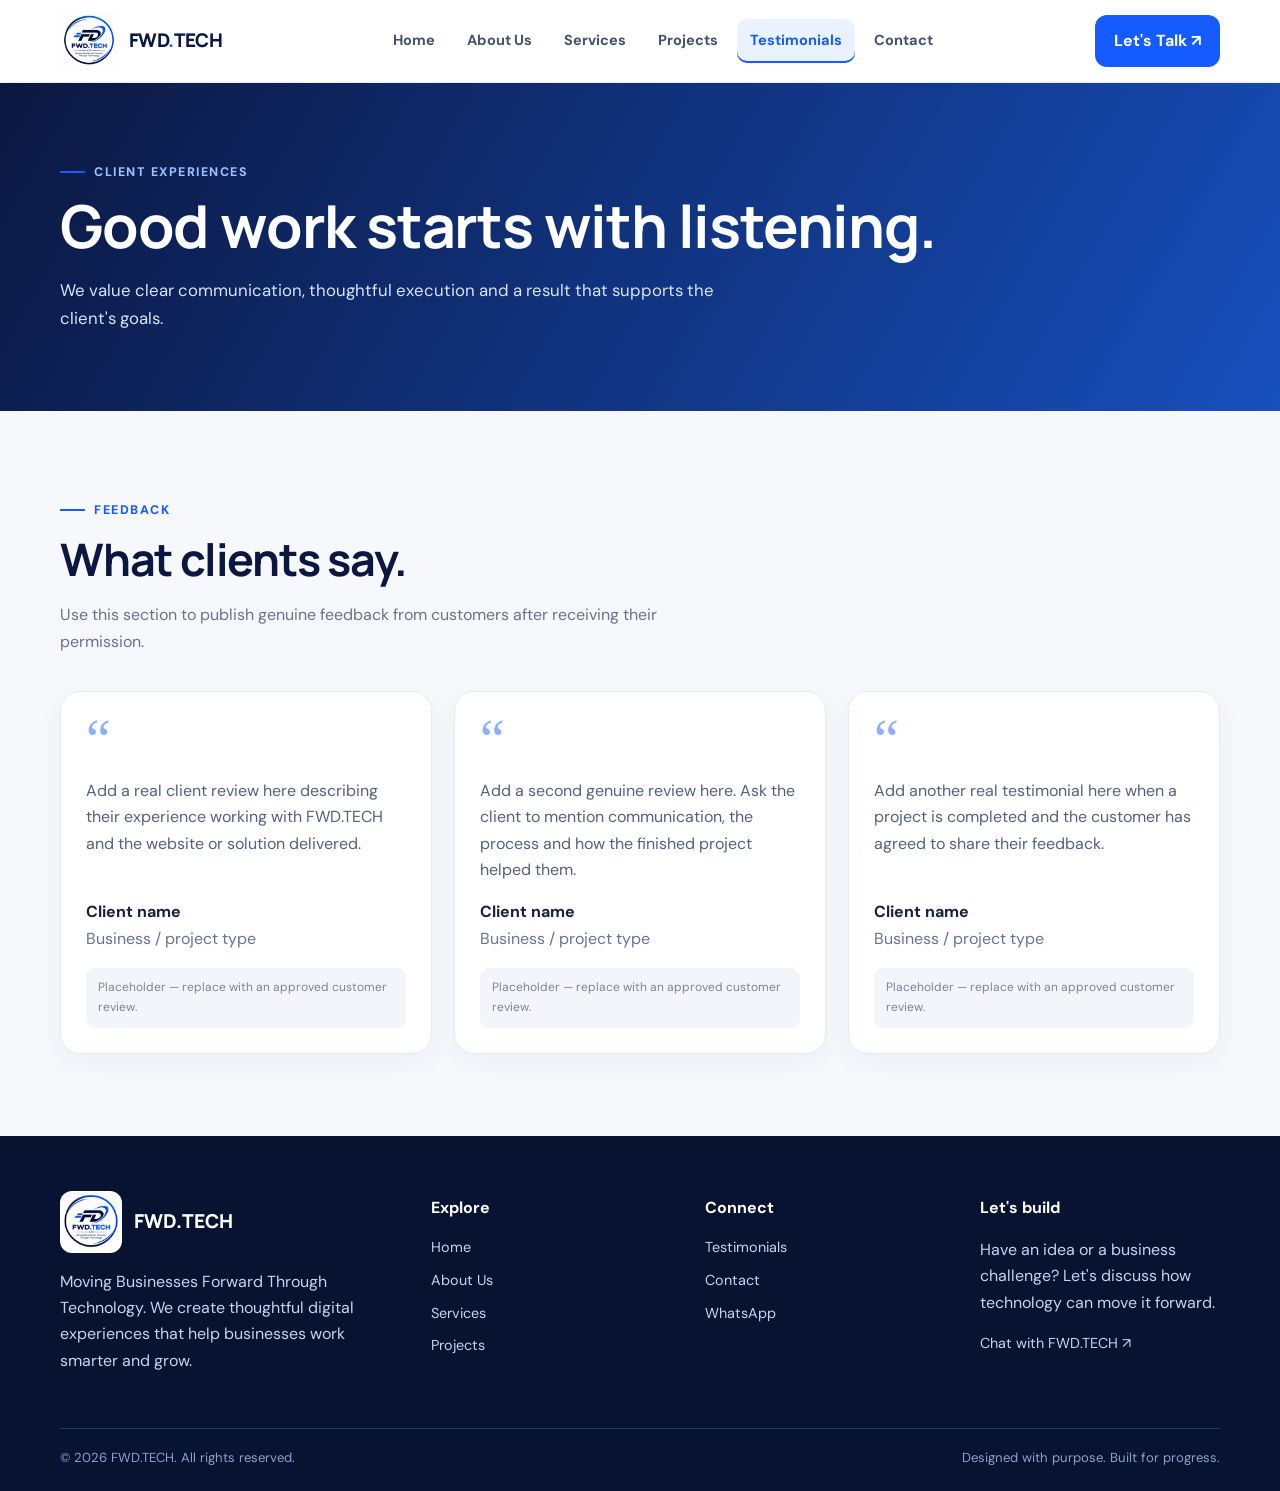
<file: testimonials.html>
<!DOCTYPE html>
<html lang="en"><head><meta charset="UTF-8"><meta name="viewport" content="width=device-width, initial-scale=1.0">
<meta name="description" content="FWD.TECH builds modern websites and digital solutions for businesses."><meta name="theme-color" content="#0b1740"><title>Testimonials | FWD.TECH</title>
<link rel="icon" href="assets/fwd-tech-logo.png"><link rel="stylesheet" href="styles.css"></head><body>

<header class="site-header">
  <div class="container nav-wrap">
    <a class="brand" href="index.html" aria-label="FWD.TECH home">
      <img src="assets/fwd-tech-logo.png" alt="FWD.TECH logo"><span>FWD<span style="color:#145cff">.</span>TECH</span>
    </a>
    <button class="menu-toggle" aria-label="Open navigation menu" aria-expanded="false">☰</button>
    <nav class="nav-links" aria-label="Main navigation">
      <a href="index.html">Home</a><a href="about.html">About Us</a><a href="services.html">Services</a>
      <a href="projects.html">Projects</a><a href="testimonials.html">Testimonials</a><a href="contact.html">Contact</a>
    </nav>
    <a class="nav-cta" href="https://wa.me/2347031863592" target="_blank" rel="noopener">Let's Talk ↗</a>
  </div>
</header>


<main><section class="page-hero"><div class="container"><span class="eyebrow">Client experiences</span><h1>Good work starts with listening.</h1><p>We value clear communication, thoughtful execution and a result that supports the client's goals.</p></div></section>
<section class="section"><div class="container"><div class="section-head"><span class="eyebrow">Feedback</span><h2>What clients say.</h2><p>Use this section to publish genuine feedback from customers after receiving their permission.</p></div>
<div class="grid-3">
<div class="card quote-card reveal"><div class="quote-mark">“</div><p class="quote-text">Add a real client review here describing their experience working with FWD.TECH and the website or solution delivered.</p><b>Client name</b><span class="muted">Business / project type</span><div class="sample-note">Placeholder — replace with an approved customer review.</div></div>
<div class="card quote-card reveal"><div class="quote-mark">“</div><p class="quote-text">Add a second genuine review here. Ask the client to mention communication, the process and how the finished project helped them.</p><b>Client name</b><span class="muted">Business / project type</span><div class="sample-note">Placeholder — replace with an approved customer review.</div></div>
<div class="card quote-card reveal"><div class="quote-mark">“</div><p class="quote-text">Add another real testimonial here when a project is completed and the customer has agreed to share their feedback.</p><b>Client name</b><span class="muted">Business / project type</span><div class="sample-note">Placeholder — replace with an approved customer review.</div></div>
</div></div></section></main>


<footer class="site-footer">
  <div class="container">
    <div class="footer-grid">
      <div><div class="footer-brand"><img src="assets/fwd-tech-logo.png" alt="FWD.TECH logo"><span>FWD.TECH</span></div>
        <p>Moving Businesses Forward Through Technology. We create thoughtful digital experiences that help businesses work smarter and grow.</p></div>
      <div><h4>Explore</h4><a href="index.html">Home</a><a href="about.html">About Us</a><a href="services.html">Services</a><a href="projects.html">Projects</a></div>
      <div><h4>Connect</h4><a href="testimonials.html">Testimonials</a><a href="contact.html">Contact</a><a href="https://wa.me/2347031863592" target="_blank" rel="noopener">WhatsApp</a></div>
      <div><h4>Let's build</h4><p>Have an idea or a business challenge? Let's discuss how technology can move it forward.</p><a href="https://wa.me/2347031863592" target="_blank" rel="noopener">Chat with FWD.TECH ↗</a></div>
    </div>
    <div class="footer-bottom"><span>© <span id="year"></span> FWD.TECH. All rights reserved.</span><span>Designed with purpose. Built for progress.</span></div>
  </div>
</footer>
<script src="script.js"></script>

</body></html>
</file>
<file: styles.css>
@import url('https://fonts.googleapis.com/css2?family=DM+Sans:wght@400;500;600;700&family=Manrope:wght@400;500;600;700;800&display=swap');
:root{--navy:#0b1740;--blue:#145cff;--blue2:#2f7bff;--ink:#17213c;--muted:#68738d;--paper:#f6f8fc;--line:#e5eaf4;--white:#fff;--shadow:0 22px 60px rgba(12,31,78,.12)}
*{box-sizing:border-box}html{scroll-behavior:smooth}body{margin:0;background:var(--paper);color:var(--ink);font-family:'DM Sans',sans-serif;line-height:1.65}a{color:inherit;text-decoration:none}img{max-width:100%;display:block}.container{width:min(1160px,92%);margin:auto}.site-header{position:sticky;top:0;z-index:50;background:rgba(255,255,255,.94);backdrop-filter:blur(14px);border-bottom:1px solid rgba(229,234,244,.9)}.nav-wrap{height:82px;display:flex;align-items:center;justify-content:space-between;gap:24px}.brand{display:flex;align-items:center;gap:11px;min-width:170px}.brand img{width:58px;height:58px;object-fit:contain}.brand span{font-family:Manrope,sans-serif;font-weight:800;letter-spacing:-.6px;color:var(--navy);font-size:1.18rem}.brand b{color:var(--blue)}.nav-links{display:flex;align-items:center;gap:6px}.nav-links a{padding:10px 13px;border-radius:10px;font-weight:700;font-size:.91rem;color:#45516c;transition:.25s}.nav-links a:hover,.nav-links a.active{background:#eaf1ff;color:var(--blue)}.nav-links a.active{box-shadow:inset 0 -2px 0 var(--blue)}.nav-cta,.btn{display:inline-flex;align-items:center;justify-content:center;gap:9px;border:0;border-radius:12px;padding:13px 19px;background:var(--blue);color:#fff;font-weight:700;cursor:pointer;transition:transform .25s,box-shadow .25s,background .25s}.nav-cta:hover,.btn:hover{transform:translateY(-3px);box-shadow:0 12px 24px rgba(20,92,255,.22);background:#064be2}.btn.secondary{background:#fff;color:var(--navy);border:1px solid var(--line)}.btn.secondary:hover{background:#edf3ff}.menu-toggle{display:none;border:1px solid var(--line);background:#fff;border-radius:10px;padding:9px 11px;color:var(--navy);font-size:1.2rem}.hero{position:relative;overflow:hidden;padding:82px 0 74px;background:radial-gradient(circle at 82% 28%,rgba(47,123,255,.16),transparent 28%),linear-gradient(135deg,#fff 0%,#f3f7ff 60%,#eaf1ff 100%)}.hero-grid{display:grid;grid-template-columns:1.03fr .97fr;align-items:center;gap:58px}.eyebrow{display:inline-flex;align-items:center;gap:9px;color:var(--blue);font-size:.78rem;font-weight:800;letter-spacing:1.5px;text-transform:uppercase}.eyebrow:before{content:'';width:25px;height:2px;background:var(--blue)}h1,h2,h3{font-family:Manrope,sans-serif;color:var(--navy);line-height:1.15;letter-spacing:-1.2px}h1{font-size:clamp(2.5rem,5vw,4.5rem);margin:18px 0}h1 span{color:var(--blue)}h2{font-size:clamp(2rem,3.5vw,3rem);margin:12px 0 18px}h3{font-size:1.18rem;letter-spacing:-.35px}.lead{font-size:1.1rem;color:#5d6882;max-width:590px}.hero-actions{display:flex;gap:13px;flex-wrap:wrap;margin-top:28px}.trust-line{display:flex;align-items:center;gap:12px;margin-top:28px;color:var(--muted);font-size:.9rem}.trust-dot{width:9px;height:9px;background:#22bd83;border-radius:50%;box-shadow:0 0 0 5px #dff8ee}.visual-stage{min-height:430px;position:relative;display:grid;place-items:center;perspective:1100px}.orbit{position:absolute;width:390px;height:390px;border:1px solid rgba(20,92,255,.22);border-radius:50%;animation:spin 24s linear infinite}.orbit:before,.orbit:after{content:'';position:absolute;border:1px solid rgba(20,92,255,.17);border-radius:50%}.orbit:before{inset:32px}.orbit:after{inset:68px}.logo-panel{position:relative;width:min(310px,70%);padding:18px;background:#fff;border:1px solid #e9eef8;border-radius:30px;box-shadow:var(--shadow);transform:rotateY(-10deg) rotateX(5deg);animation:float 5s ease-in-out infinite}.logo-panel img{width:100%;border-radius:18px}.float-chip{position:absolute;padding:12px 16px;background:#fff;border:1px solid var(--line);border-radius:13px;box-shadow:0 14px 35px rgba(12,31,78,.1);font-weight:800;color:var(--navy);animation:float 4s ease-in-out infinite}.float-chip small{display:block;color:var(--muted);font-weight:500;font-size:.7rem}.chip-one{top:44px;left:0}.chip-two{right:0;bottom:70px;animation-delay:1s}.chip-three{right:12px;top:40px;animation-delay:1.7s}.section{padding:82px 0}.section.white{background:#fff}.section-head{max-width:680px;margin-bottom:36px}.section-head.center{text-align:center;margin-left:auto;margin-right:auto}.section-head.center .eyebrow{justify-content:center}.section-head p,.muted{color:var(--muted)}.grid-3{display:grid;grid-template-columns:repeat(3,1fr);gap:22px}.grid-4{display:grid;grid-template-columns:repeat(4,1fr);gap:17px}.card{background:#fff;border:1px solid var(--line);border-radius:20px;padding:25px;box-shadow:0 8px 28px rgba(12,31,78,.04);transition:.28s}.card:hover{transform:translateY(-6px);box-shadow:var(--shadow);border-color:#cbd9fa}.icon-box{width:48px;height:48px;border-radius:14px;background:#eaf1ff;color:var(--blue);display:grid;place-items:center;font-size:1.35rem;margin-bottom:18px}.code-card{padding:0;overflow:hidden;background:#0c1738;border:1px solid #23345e;border-radius:18px;box-shadow:0 16px 36px rgba(4,13,40,.18);transition:.3s}.code-card:hover{transform:translateY(-7px) rotateX(2deg)}.code-card img{width:100%;height:auto}.code-caption{padding:13px 17px;color:#dbe7ff;font-weight:700;display:flex;justify-content:space-between}.code-caption span{color:#8da5df;font-size:.78rem}.stats{display:grid;grid-template-columns:repeat(4,1fr);gap:12px;margin-top:30px}.stat{padding:22px;background:#fff;border:1px solid var(--line);border-radius:16px}.stat strong{font-family:Manrope,sans-serif;font-size:1.8rem;color:var(--blue);display:block}.stat span{font-size:.88rem;color:var(--muted)}.split{display:grid;grid-template-columns:1fr 1fr;gap:50px;align-items:center}.feature-list{display:grid;gap:14px;margin-top:24px}.feature{display:flex;gap:12px;align-items:flex-start}.check{width:25px;height:25px;flex:0 0 25px;border-radius:50%;background:#e5f8f0;color:#0b9b68;display:grid;place-items:center;font-weight:900}.cta-band{padding:38px;border-radius:24px;background:linear-gradient(115deg,#0b1740,#155cff);color:#fff;display:flex;align-items:center;justify-content:space-between;gap:25px}.cta-band h2{color:#fff;margin:0 0 8px;font-size:clamp(1.7rem,3vw,2.4rem)}.cta-band p{margin:0;color:#d5e1ff}.cta-band .btn{background:#fff;color:var(--navy);white-space:nowrap}.page-hero{padding:72px 0 62px;background:linear-gradient(120deg,#0b1740,#174fbd);color:#fff}.page-hero h1{color:#fff;font-size:clamp(2.4rem,5vw,3.7rem);margin:10px 0}.page-hero p{max-width:670px;color:#d9e4ff;font-size:1.05rem}.page-hero .eyebrow{color:#9fc0ff}.project-card{padding:0;overflow:hidden}.project-art{height:180px;background:linear-gradient(135deg,#e8f0ff,#cddcff);display:grid;place-items:center;color:var(--blue);font-size:3rem}.project-content{padding:23px}.tag{display:inline-block;background:#edf3ff;color:#245bd1;border-radius:30px;padding:5px 10px;font-size:.74rem;font-weight:700;margin:4px 4px 0 0}.quote-mark{font-family:Georgia,serif;font-size:3.5rem;line-height:.8;color:#8eafff}.quote-card{display:flex;flex-direction:column;min-height:250px}.quote-card .quote-text{color:#53617d;flex:1}.sample-note{font-size:.75rem;color:#7b8498;background:#f3f5fa;padding:10px 12px;border-radius:9px;margin-top:16px}.form-grid{display:grid;grid-template-columns:1fr 1fr;gap:16px}.field{display:grid;gap:7px}.field.full{grid-column:1/-1}.field label{font-weight:700;font-size:.9rem;color:var(--navy)}.field input,.field textarea,.field select{width:100%;padding:14px 15px;border:1px solid #dce3f0;border-radius:11px;background:#fff;font:inherit;color:var(--ink);outline:none}.field input:focus,.field textarea:focus,.field select:focus{border-color:var(--blue);box-shadow:0 0 0 3px #e7efff}.field textarea{min-height:140px;resize:vertical}.contact-layout{display:grid;grid-template-columns:.85fr 1.15fr;gap:28px}.contact-item{display:flex;gap:14px;margin:20px 0;align-items:center}.contact-item .icon-box{margin:0;flex:0 0 48px}.qr-wrap{display:flex;align-items:center;gap:18px;margin-top:25px;padding:16px;background:#f5f8ff;border-radius:16px}.qr-wrap img{width:112px;height:112px;object-fit:contain;background:#fff;padding:6px;border-radius:10px}.site-footer{background:#081332;color:#c8d3ee;padding:55px 0 22px}.footer-grid{display:grid;grid-template-columns:1.4fr 1fr 1fr 1fr;gap:35px}.footer-brand{display:flex;align-items:center;gap:12px;color:#fff;font-family:Manrope,sans-serif;font-weight:800;font-size:1.2rem}.footer-brand img{width:62px;height:62px;background:#fff;border-radius:12px}.site-footer h4{color:#fff;margin:4px 0 15px}.site-footer a{display:block;color:#c8d3ee;margin:9px 0;font-size:.9rem}.site-footer a:hover{color:#fff}.footer-bottom{border-top:1px solid #26365e;margin-top:38px;padding-top:18px;display:flex;justify-content:space-between;gap:15px;font-size:.82rem;color:#8fa0c8}.reveal{opacity:0;transform:translateY(22px);transition:opacity .7s ease,transform .7s ease}.reveal.visible{opacity:1;transform:translateY(0)}.notice{display:none;margin-top:14px;padding:12px 14px;background:#e8f8f1;color:#08794e;border-radius:10px;font-weight:600}.notice.show{display:block}@keyframes float{0%,100%{transform:translateY(0) rotateY(-10deg) rotateX(5deg)}50%{transform:translateY(-13px) rotateY(-7deg) rotateX(3deg)}}@keyframes spin{to{transform:rotate(360deg)}}@media(max-width:980px){.nav-links{gap:0}.nav-links a{padding:9px 8px;font-size:.84rem}.nav-cta{display:none}.hero-grid{gap:20px}.grid-4{grid-template-columns:repeat(2,1fr)}.footer-grid{grid-template-columns:1fr 1fr}}@media(max-width:760px){.nav-wrap{height:72px}.brand img{width:50px;height:50px}.menu-toggle{display:block}.nav-links{display:none;position:absolute;top:72px;left:0;right:0;padding:14px 4% 20px;background:#fff;border-bottom:1px solid var(--line);box-shadow:0 18px 30px rgba(12,31,78,.08);flex-direction:column;align-items:stretch}.nav-links.open{display:flex}.nav-links a{padding:12px 14px}.hero{padding:56px 0 48px}.hero-grid,.split,.contact-layout{grid-template-columns:1fr}.visual-stage{min-height:350px;order:-1}.orbit{width:300px;height:300px}.logo-panel{width:230px}.chip-one{left:3%;top:20px}.chip-two{right:2%;bottom:38px}.chip-three{right:2%;top:15px}.section{padding:62px 0}.grid-3{grid-template-columns:1fr}.stats{grid-template-columns:repeat(2,1fr)}.cta-band{align-items:flex-start;flex-direction:column;padding:28px}.form-grid{grid-template-columns:1fr}.field.full{grid-column:auto}.footer-grid{grid-template-columns:1fr 1fr}.page-hero{padding:55px 0 48px}}@media(max-width:460px){.brand span{font-size:1.05rem}.grid-4{grid-template-columns:1fr}.footer-grid{grid-template-columns:1fr}.footer-bottom{flex-direction:column}.hero-actions .btn{width:100%}.visual-stage{min-height:310px}.orbit{width:265px;height:265px}.float-chip{font-size:.78rem;padding:9px 11px}.stats{gap:8px}.stat{padding:16px}.stat strong{font-size:1.5rem}}
</file>
